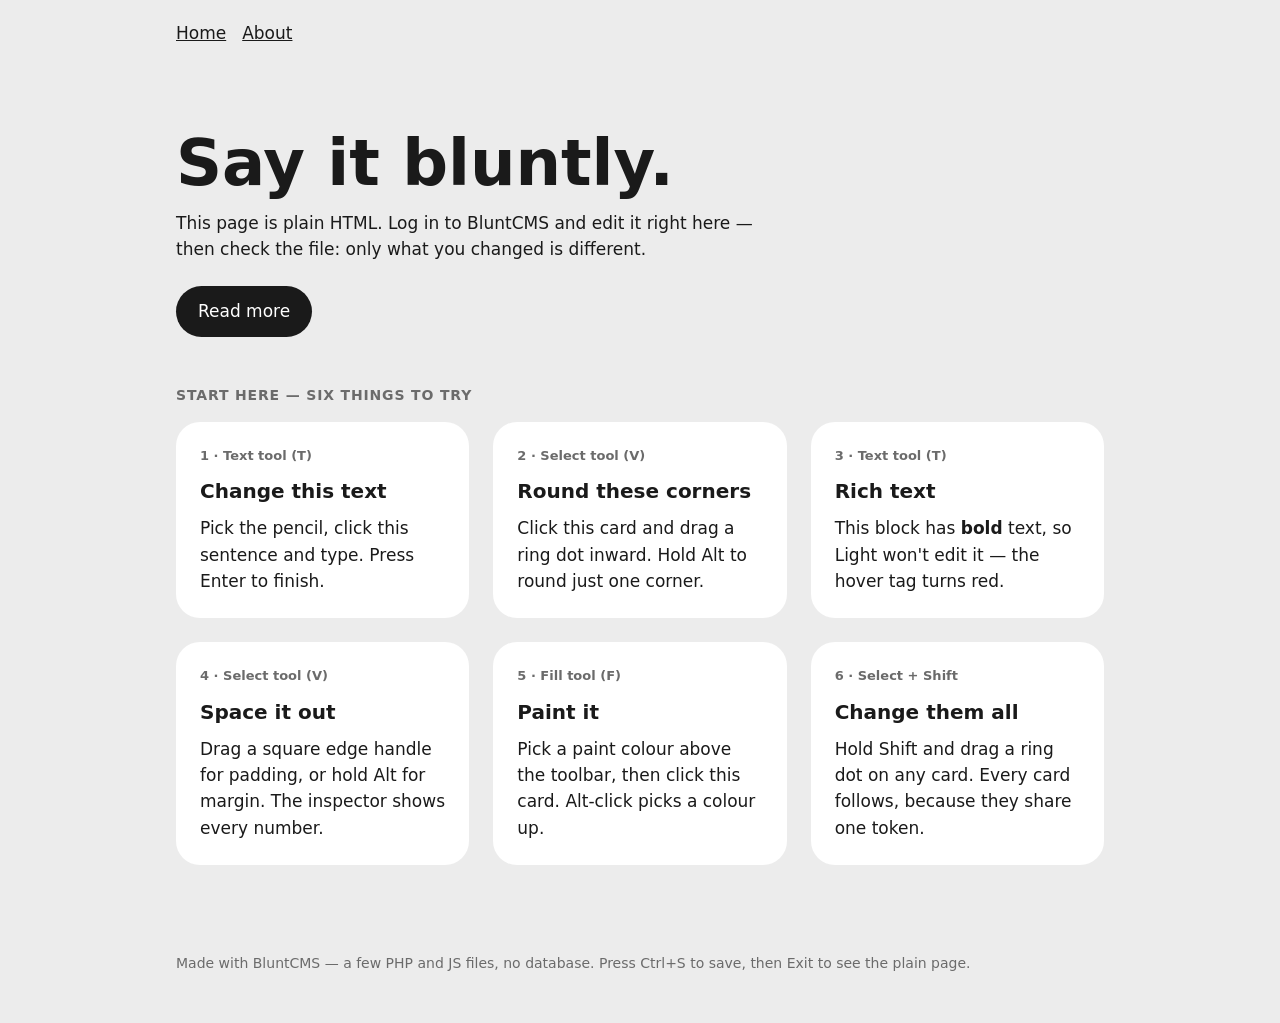
<file: demo/index.html>
<!doctype html>
<html lang="en">
<head>
  <meta charset="utf-8">
  <meta name="viewport" content="width=device-width, initial-scale=1">
  <title>Blunt Demo</title>
  <link rel="stylesheet" href="css/tokens.css">
  <link rel="stylesheet" href="css/site.css">
</head>
<body>
  <div class="wrap">
    <nav>
      <a href="index.html">Home</a>
      <a href="about.html">About</a>
    </nav>

    <header class="hero">
      <h1 data-blunt="hero-title">Say it bluntly.</h1>
      <p data-blunt="hero-text">This page is plain HTML. Log in to BluntCMS and edit it right here — then check the file: only what you changed is different.</p>
      <a class="button" data-blunt="hero-cta" href="about.html">Read more</a>
    </header>

    <h2 class="section-title" data-blunt="start-title">Start here — six things to try</h2>
    <section class="cards">
      <article class="card">
        <span class="step">1 · Text tool (T)</span>
        <h2 data-blunt="card-1-title">Change this text</h2>
        <p data-blunt="card-1-text">Pick the pencil, click this sentence and type. Press Enter to finish.</p>
      </article>
      <article class="card">
        <span class="step">2 · Select tool (V)</span>
        <h2 data-blunt="card-2-title">Round these corners</h2>
        <p data-blunt="card-2-text">Click this card and drag a ring dot inward. Hold Alt to round just one corner.</p>
      </article>
      <article class="card">
        <span class="step">3 · Text tool (T)</span>
        <h2 data-blunt="card-3-title">Rich text</h2>
        <p data-blunt="card-3-text">This block has <strong>bold</strong> text, so Light won't edit it — the hover tag turns red.</p>
      </article>
      <article class="card">
        <span class="step">4 · Select tool (V)</span>
        <h2 data-blunt="card-4-title">Space it out</h2>
        <p data-blunt="card-4-text">Drag a square edge handle for padding, or hold Alt for margin. The inspector shows every number.</p>
      </article>
      <article class="card">
        <span class="step">5 · Fill tool (F)</span>
        <h2 data-blunt="card-5-title">Paint it</h2>
        <p data-blunt="card-5-text">Pick a paint colour above the toolbar, then click this card. Alt-click picks a colour up.</p>
      </article>
      <article class="card">
        <span class="step">6 · Select + Shift</span>
        <h2 data-blunt="card-6-title">Change them all</h2>
        <p data-blunt="card-6-text">Hold Shift and drag a ring dot on any card. Every card follows, because they share one token.</p>
      </article>
    </section>

    <footer>
      <p data-blunt="footer-text">Made with BluntCMS — a few PHP and JS files, no database. Press Ctrl+S to save, then Exit to see the plain page.</p>
    </footer>
  </div>
</body>
</html>
</file>
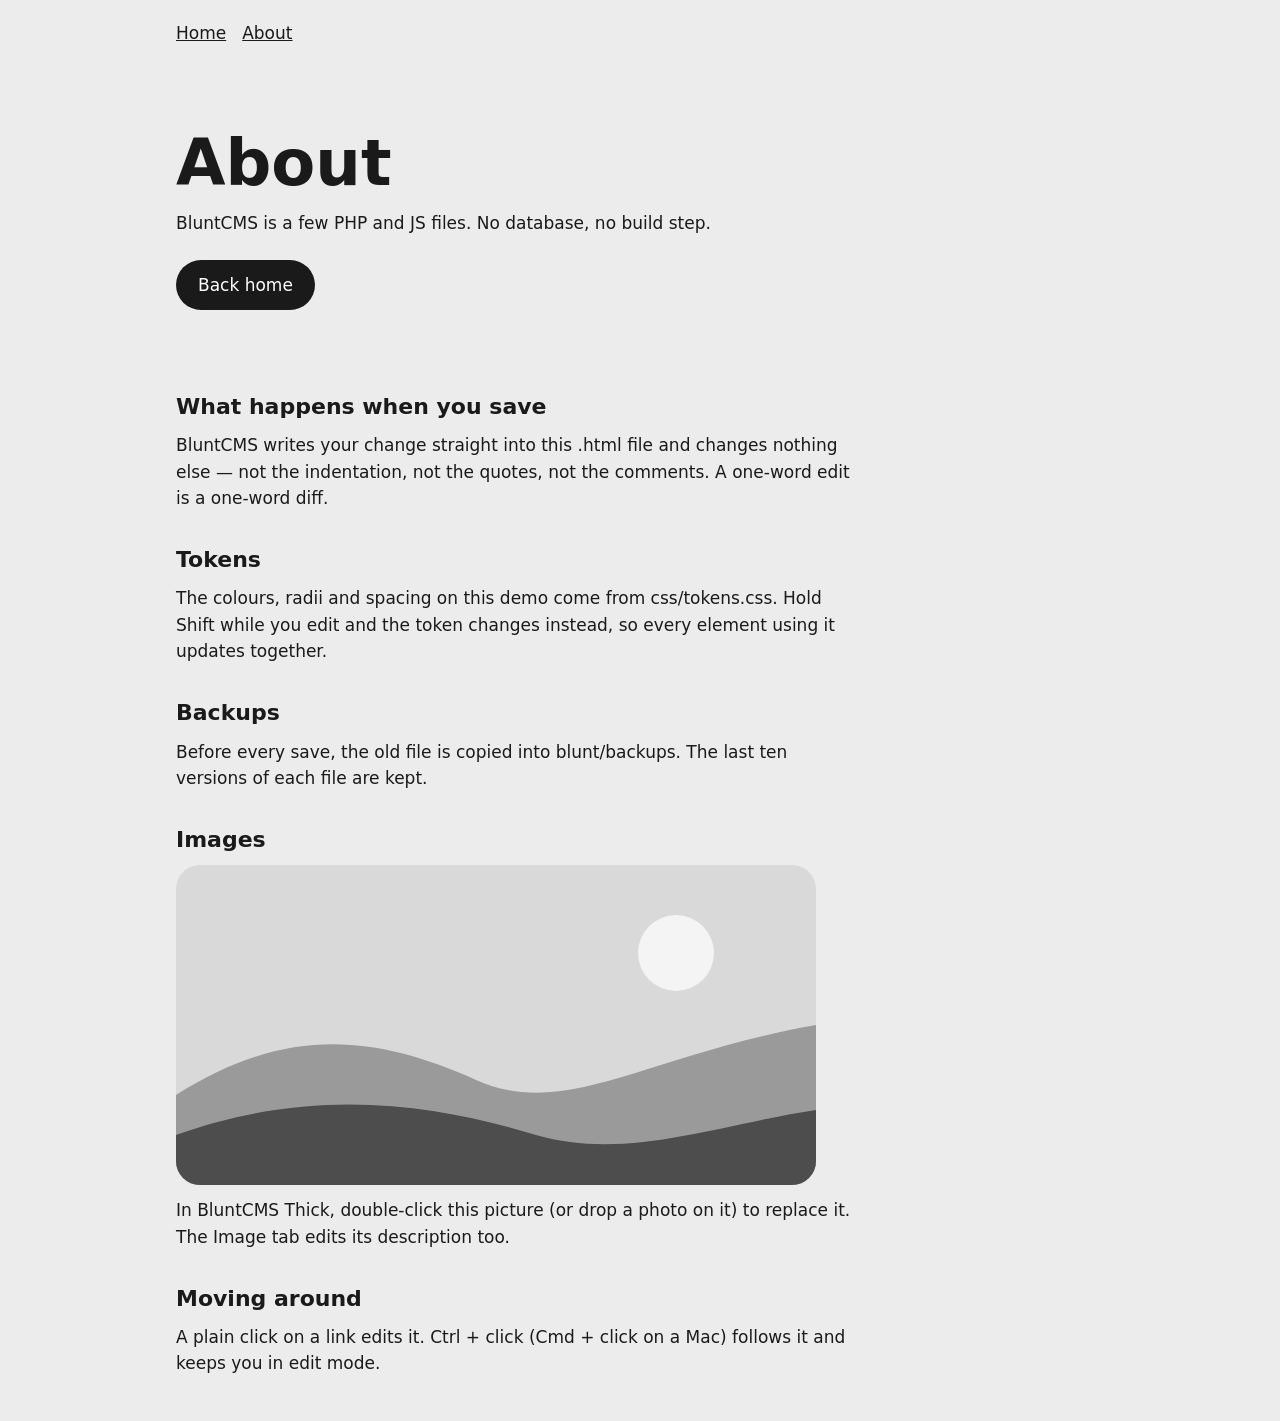
<file: demo/about.html>
<!doctype html>
<html lang="en">
<head>
  <meta charset="utf-8">
  <meta name="viewport" content="width=device-width, initial-scale=1">
  <title>About · Blunt Demo</title>
  <link rel="stylesheet" href="css/tokens.css">
  <link rel="stylesheet" href="css/site.css">
</head>
<body>
  <div class="wrap">
    <nav>
      <a href="index.html">Home</a>
      <a href="about.html">About</a>
    </nav>

    <header class="hero">
      <h1 data-blunt="about-title">About</h1>
      <p data-blunt="about-text">BluntCMS is a few PHP and JS files. No database, no build step.</p>
      <a class="button" data-blunt="about-cta" href="index.html">Back home</a>
    </header>

    <article class="prose">
      <h2 data-blunt="about-save-title">What happens when you save</h2>
      <p data-blunt="about-save-text">BluntCMS writes your change straight into this .html file and changes nothing else — not the indentation, not the quotes, not the comments. A one-word edit is a one-word diff.</p>

      <h2 data-blunt="about-tokens-title">Tokens</h2>
      <p data-blunt="about-tokens-text">The colours, radii and spacing on this demo come from css/tokens.css. Hold Shift while you edit and the token changes instead, so every element using it updates together.</p>

      <h2 data-blunt="about-backups-title">Backups</h2>
      <p data-blunt="about-backups-text">Before every save, the old file is copied into blunt/backups. The last ten versions of each file are kept.</p>

      <h2 data-blunt="about-images-title">Images</h2>
      <img src="images/hills.svg" alt="Grey hills under a pale sun" width="640" height="320">
      <p data-blunt="about-images-text">In BluntCMS Thick, double-click this picture (or drop a photo on it) to replace it. The Image tab edits its description too.</p>

      <h2 data-blunt="about-links-title">Moving around</h2>
      <p data-blunt="about-links-text">A plain click on a link edits it. Ctrl + click (Cmd + click on a Mac) follows it and keeps you in edit mode.</p>
    </article>
  </div>
</body>
</html>
</file>
<file: demo/css/tokens.css>
/* Shared design tokens. Shift-drag in the editor changes these. */
:root {
  --surface: #ececec;
  --text: #1a1a1a;
  --accent: #1a1a1a;
  --card-radius: 24px;
  --button-radius: 999px;
  --gap: 24px;
}
</file>
<file: demo/css/site.css>
* { box-sizing: border-box; }

body {
  margin: 0;
  background: var(--surface);
  color: var(--text);
  font: 17px/1.55 system-ui, -apple-system, "Segoe UI", sans-serif;
}

.wrap { max-width: 960px; margin: 0 auto; padding: 0 16px; }

nav { display: flex; gap: 16px; padding: 20px 0; }
nav a { color: inherit; }

.hero { padding: 64px 0 48px; }
.hero h1 { margin: 0 0 12px; font-size: clamp(36px, 6vw, 64px); line-height: 1.05; }
.hero p { max-width: 36em; margin: 0 0 24px; }

.button {
  display: inline-block;
  padding: 12px 22px;
  border-radius: var(--button-radius);
  background: var(--accent);
  color: #fff;
  text-decoration: none;
}

.cards {
  display: grid;
  grid-template-columns: repeat(auto-fit, minmax(240px, 1fr));
  gap: var(--gap);
  padding-bottom: 64px;
}

.card {
  padding: var(--gap);
  border-radius: var(--card-radius);
  background: #fff;
}
.card h2 { margin: 0 0 8px; font-size: 20px; }
.card p { margin: 0; }

.section-title { margin: 0 0 16px; font-size: 14px; letter-spacing: .06em; text-transform: uppercase; color: #6b6b6b; }

.step { display: block; margin-bottom: 10px; font-size: 13px; font-weight: 600; color: #6b6b6b; }

.prose { max-width: 40em; padding-bottom: 32px; }
.prose h2 { margin: 32px 0 8px; font-size: 22px; }
.prose p { margin: 0 0 12px; }
.prose img { display: block; max-width: 100%; height: auto; margin: 0 0 12px; border-radius: var(--card-radius); }

footer { padding: 24px 0 48px; color: #6b6b6b; font-size: 14px; }
footer p { margin: 0; }
</file>
